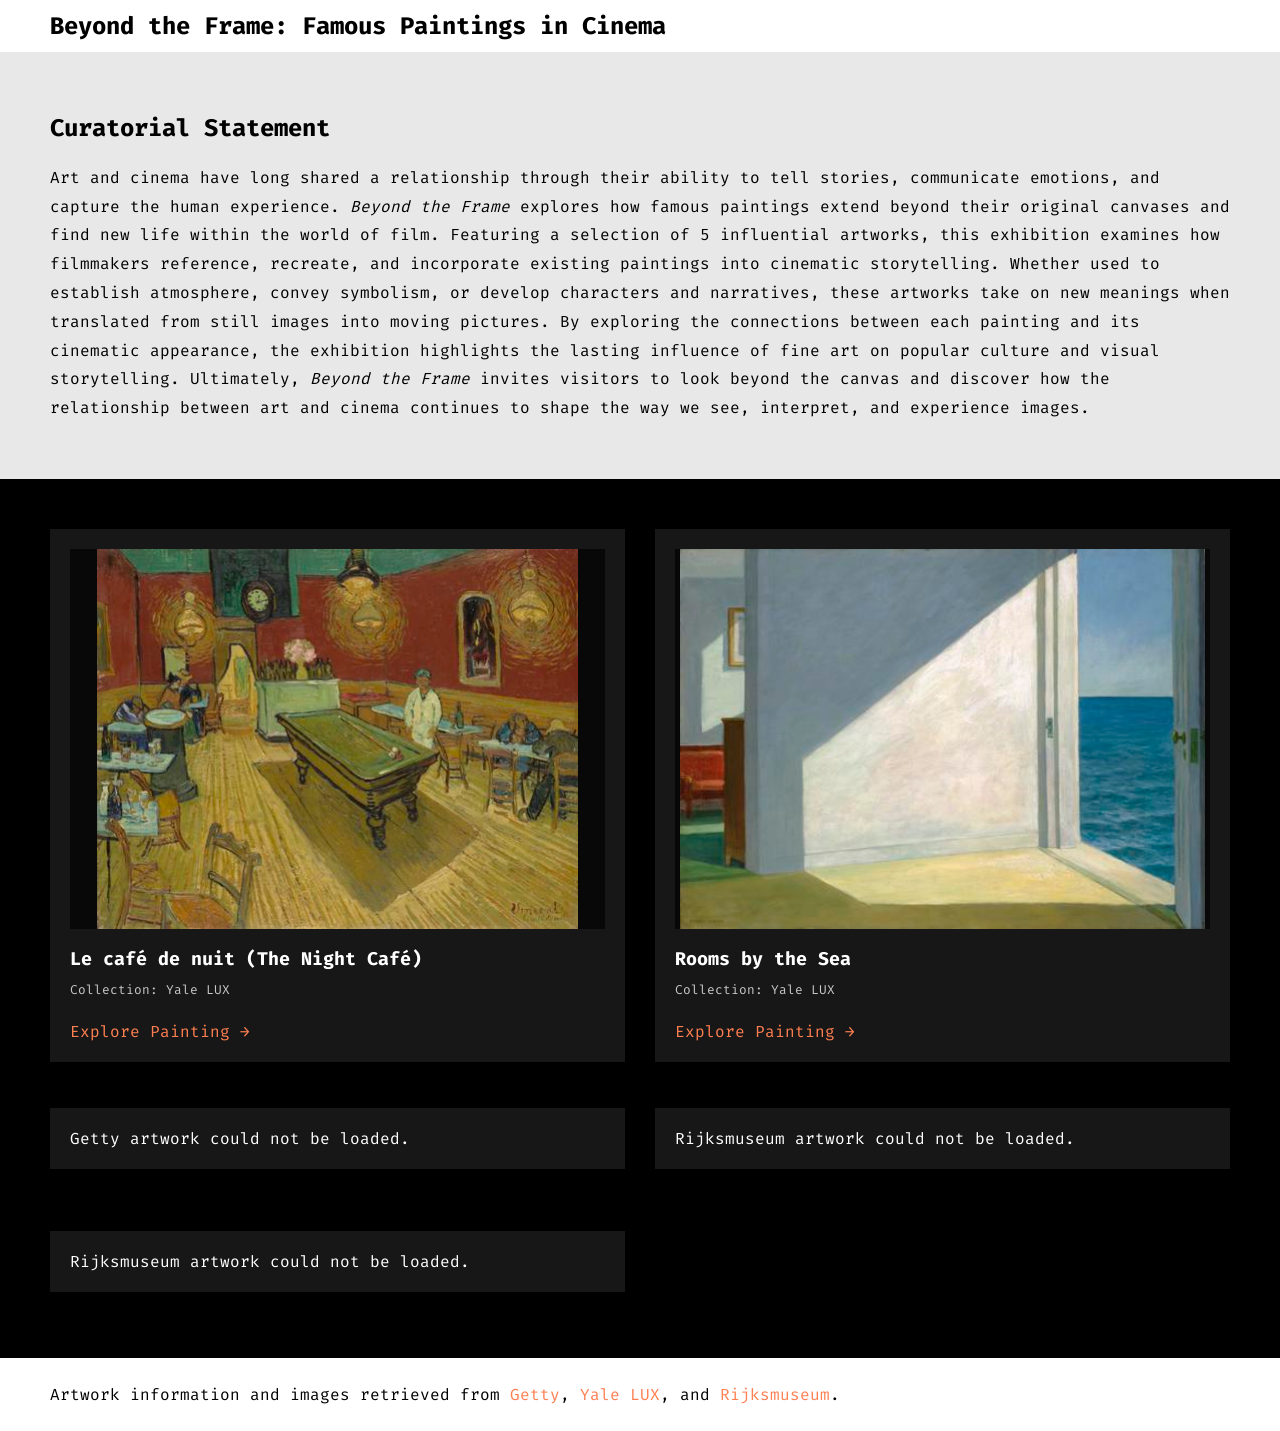
<file: index.html>
<!DOCTYPE html>
<html lang="en">

<head>
    <meta charset="UTF-8">
    <meta name="viewport" content="width=device-width, initial-scale=1.0">

    <title>Beyond the Frame: Famous Paintings in Cinema</title>
    <link rel="preconnect" href="https://fonts.googleapis.com">
    <link rel="preconnect" href="https://fonts.gstatic.com" crossorigin>
    <link href="https://fonts.googleapis.com/css2?family=Fira+Code:wght@300..700&display=swap" rel="stylesheet">
    <link href="css/style.css" rel="stylesheet">
</head>

<body>
    <header>Beyond the Frame: Famous Paintings in Cinema</header>

    <section class="curatorial-statement">
        <h2>Curatorial Statement</h2>
        <p>
            Art and cinema have long shared a relationship through their ability to tell stories, communicate emotions,
            and capture the human experience. <em>Beyond the Frame</em> explores how famous paintings extend beyond
            their
            original canvases and find new life within the world of film. Featuring a selection of 5 influential
            artworks, this exhibition examines how filmmakers reference, recreate, and incorporate existing paintings
            into cinematic storytelling. Whether used to establish atmosphere, convey symbolism, or develop characters
            and narratives, these artworks take on new meanings when translated from still images into moving pictures.
            By exploring the connections between each painting and its cinematic appearance, the exhibition highlights
            the lasting influence of fine art on popular culture and visual storytelling. Ultimately, <em>Beyond the
                Frame</em>
            invites visitors to look beyond the canvas and discover how the relationship between art and cinema
            continues to shape the way we see, interpret, and experience images.

        </p>
    </section>

    <main id="all-artworks">
        <!-- Artwork cards are added here with JavaScript. -->
    </main>

    <footer>
        <p>Artwork information and images retrieved from <a href="https://www.getty.edu/" target="_blank">Getty</a>,
            <a href="https://lux.collections.yale.edu/" target="_blank">Yale LUX</a>, and
            <a href="https://www.rijksmuseum.nl/" target="_blank">Rijksmuseum</a>.
        </p>
    </footer>

    <script src="js/script.js"></script>
</body>

</html>
</file>
<file: css/style.css>
/* Normalizing Rules */
* {
    box-sizing: border-box;
}

body,
html {
    min-height: 100vh;
    margin: 0;
}

img {
    max-width: 100%;
}

figure {
    margin: 0;
}

body {
    font-family: "Fira Code", monospace;
    min-height: 100vh;
    display: flex;
    flex-direction: column;
}

header {
    font-weight: 700;
    font-size: 1.5em;
    padding: 10px 50px;
}

footer {
    padding: 10px 50px;
}

main {
    background-color: black;
    color: white;
    padding: 50px;
    display: grid;
    grid-template-columns: repeat(2, minmax(0, 1fr));
    grid-gap: 30px;
    flex: 1;
}

.curatorial-statement {
    padding: 40px 50px;
    background-color: #e8e8e8;
    color: black;
    width: 100%;
}

.curatorial-statement h2 {
    font-size: 1.5em;
}

.curatorial-statement p {
    width: 100%;
    max-width: none;
    line-height: 1.8;
}


/* Artwork cards */
.artwork-card {
    min-width: 0;
    padding: 20px;
    background-color: #171717;
}

.artwork-card figure {
    display: flex;
    flex-direction: column;
    gap: 10px;
}

.artwork-card img {
    display: block;
    width: 100%;
    height: 380px;
    object-fit: contain;
    background-color: #080808;
}

.artwork-card h2 {
    margin: 18px 0 8px;
    font-size: 1.15em;
    line-height: 1.4;
}

.artwork-card p {
    margin: 8px 0;
}

.artwork-card .small-body {
    font-size: 80%;
    color: #c8c8c8;
}

.artwork-card .artwork-credit {
    font-size: 80%;
    color: #c8c8c8;
}

.small-body {
    font-size: 80%;
}

footer p {
    color: black;
}

a {
    text-decoration: none;
    color: coral;
}

a:hover {
    color: red;
}

.right-align {
    text-align: right;
}


/* Individual Painting Pages */
.painting-details {
    background-color: black;
    color: white;
    padding: 50px;
    display: grid;
    grid-template-columns: repeat(2, minmax(0, 1fr));
    grid-gap: 40px;
}

.painting-details img {
    width: 100%;
    max-height: 650px;
    object-fit: contain;
}

.painting-details h1 {
    font-size: 1.8em;
}

.painting-details h2 {
    font-size: 1.2em;
    margin-top: 35px;
}

.painting-details p {
    line-height: 1.8;
}

.artwork-card a {
    display: inline-block;
    margin-top: 15px;
}

.painting-details a {
    display: inline-block;
    margin-top: 30px;
}
</file>
